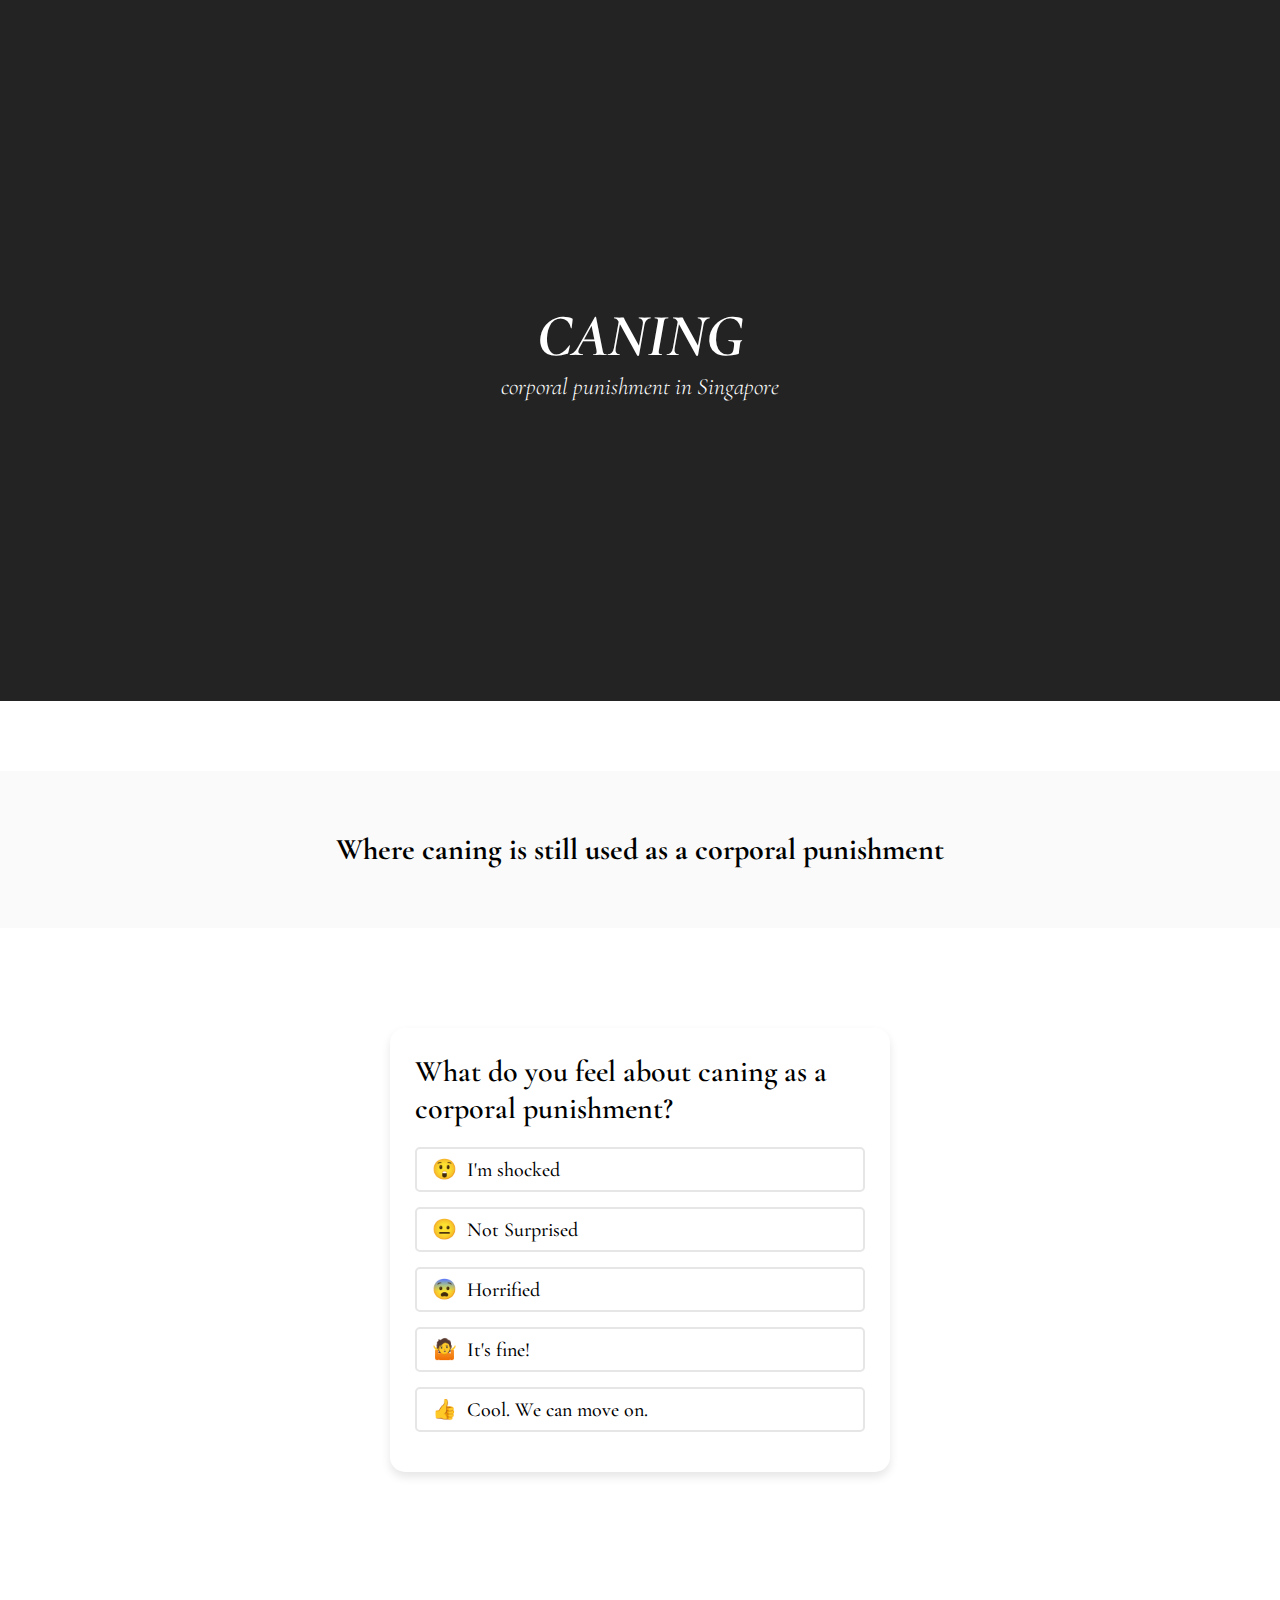
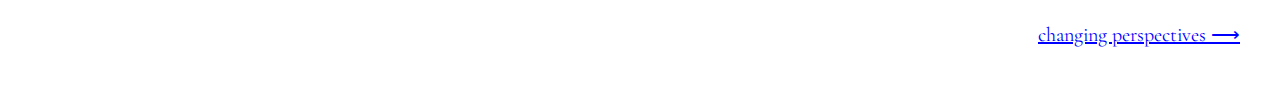
<file: index.html>
<html lang="en">
<head>
    <meta charset="UTF-8">
    <meta http-equiv="X-UA-Compatible" content="IE=edge">
    <meta name="viewport" content="width=device-width, initial-scale=1.0">
    <link rel="stylesheet" href="css/style.css">
    <title>Caning in Singapore</title>
</head>
<body>
    <div class = "divider1">
        <h1>CANING</h1>
        <h3>corporal punishment in Singapore</h3>
    </div>
    


    <div class = "divider2" style = "display: block;">
        <h2>Where caning is still used as a corporal punishment</h2>
        <!-- Interactive map -->
        <div class="flourish-embed flourish-map" data-src="visualisation/15398124" ><script src="https://public.flourish.studio/resources/embed.js"></script></div>
    </div>
    <div class = "wrapper" style = "display: block; margin: auto; width: 50%; margin-top: 100px; margin-bottom: 150px;">
        <header> What do you feel about caning as a corporal punishment? </header>
        <div class = "poll-area" style = "display: block;">
            <input type = "checkbox" name = "poll" id = "opt-1">
            <input type = "checkbox" name = "poll" id = "opt-2">
            <input type = "checkbox" name = "poll" id = "opt-3">
            <input type = "checkbox" name = "poll" id = "opt-4">
            
            <label for = "opt-1" class = "opt-1">
                <div class = "row">
                    <div class = "column">
                        <span class = "cirlce"></span>
                        <p style = "display: inline-block; font-size: 20px; margin-right: 10px;">😲</p>
                        <span class = "text">I'm shocked</span>
                    </div>
                    <span class = "percent"> 30% </span>
                </div>
                <div class = "progress" style = '--w:30;'></div>
            </label>


            <label for = "opt-2" class = "opt-2">
                <div class = "row">
                    <div class = "column">
                        <span class = "cirlce"></span>
                        <p style = "display: inline-block; font-size: 20px; margin-right: 10px;">😐</p>
                        <span class = "text">Not Surprised</span>
                    </div>
                    <span class = "percent"> 20% </span>
                </div>
                <div class = "progress" style = '--w:20;'></div>
            </label>


            <label for = "opt-3" class = "opt-3">
                <div class = "row">
                    <div class = "column">
                        <span class = "cirlce"></span>
                        <p style = "display: inline-block; font-size: 20px; margin-right: 10px;">😨</p>
                        <span class = "text">Horrified</span>
                    </div>
                    <span class = "percent"> 10% </span>
                </div>
                <div class = "progress" style = '--w:10;'></div>
            </label>


            <label for = "opt-3" class = "opt-3">
                <div class = "row">
                    <div class = "column">
                        <span class = "cirlce"></span>
                        <p style = "display: inline-block; font-size: 20px; margin-right: 10px;">🤷</p>
                        <span class = "text">It's fine!</span>
                    </div>
                    <span class = "percent"> 40% </span>
                </div>
                <div class = "progress" style = '--w:40;'></div>
            </label>


            <label for = "opt-4" class = "opt-4">
                <div class = "row">
                    <div class = "column">
                        <span class = "cirlce"></span>
                        <p style = "display: inline-block; font-size: 20px; margin-right: 10px;">👍</p>
                        <span class = "text">Cool. We can move on.</span>
                    </div>
                    <span class = "percent"> 10% </span>
                </div>
                <div class = "progress" style = '--w:10;'></div>
            </label>
        </div>
    </div>

    <div style = "text-align: right; margin-right: 40px; margin-bottom: 40px;">
        <a href = "page2.html">changing perspectives ⟶</a>
    </div>
 
    <script src = "js/script.js"></script>
</body>
</html>
</file>
<file: css/style.css>
@import url('https://fonts.googleapis.com/css2?family=Cormorant+Garamond:ital,wght@0,300;0,400;0,500;0,600;0,700;1,300;1,400;1,500;1,600;1,700&display=swap');


*{
    margin: 0;
    padding: 0;
    box-sizing: border-box;
    font-family: 'Cormorant Garamond';
    /* background-color: rgb(35, 35, 35);  */
}

body{
    /* display: flex; */
    align-items: center;
    justify-content: center;
    min-height: 100vh;
    font-size: clamp(1.125rem, 2vw, 1.25rem);
}

a:link {
    color: blue;
}

/* Visited link style */
a:visited {
    color: rgb(255, 124, 124);
}

/* Hovered link style */
a:hover {
    color: red;
}

/* Active (pressed) link style */
a:active {
    color: rgb(96, 122, 255);
}

.divider1{
    padding: 30px;
    padding-top: 300px;
    padding-bottom: 300px;
    background-color: rgb(35, 35, 35); 
    color: white;
}

.divider1 h1{
    font-size: 60px;
    font-style: italic;
    text-align: center;
}

.divider1 h3{
    font-style: italic;
    font-weight: 300;
    text-align: center;
}

.divider2{
    padding: 30px;
    margin-top: 70px;
    background-color: rgb(250, 250, 250); 
    animation: fade 3s ease both;
    animation-timeline: scroll();
}

.divider2 h2{
    margin-top: 30px;
    margin-bottom: 30px;
    text-align: center;
    background-color:  rgb(250, 250, 250)
}

.divider4{
    padding: 30px;
    padding-top: 100px;
    padding-bottom: 300px;
    background-color: rgb(240, 240, 240); 
}

.divider5{
    padding-top: 200px;
    padding-bottom: 200px;
    animation: fade 3s ease both;
    animation-timeline: scroll();
}

/* .card{
    margin: 100px auto 0;
    width: 400px;
    height: 600px;
}

.card_inner{
    width: 100%;
    height: 100%;
    transition: transform 1s; 
    transform-style: preserve-3d;
    cursor: pointer;
    position: relative;
} */

.imagesDiv{
    animation: fade 3s ease both;
    animation-timeline: scroll();
}

.page2img{
    width: 600px;
    border-radius: 10px;
    border: 1px solid rgb(213, 213, 213);
}

.divider6{
    padding: 50px;
    animation: fade 3s ease both;
    background-color: white;
    animation-timeline: scroll();
}

.divider7{
    padding: 30px;
    padding-top: 150px;
    padding-bottom: 50px;
    background-color: rgb(35, 35, 35); 
    color: white;  
    animation: fade 3s ease both;
    animation-timeline: scroll();
}


.divider8{
    background-color:  rgb(240, 240, 240);
}

.divider9{
    background-color:  rgb(240, 240, 240);
    padding-bottom: 100px;
    animation: fade 3s ease both;
    animation-timeline: scroll();
}

.divider10{
    padding-left: 150px;
    padding-top: 150px;
    padding-bottom: 150px;
    background-color: rgb(35, 35, 35); 
    color: white;
    animation: fade 3s ease both;
    animation-timeline: view();
}

/* FLIP CARDS */
.card {
  margin: 100px auto 0;
  width: 300px;
  height: 500px;
  perspective: 1000px;
}

.card__inner,  .card__inner2{
  width: 100%;
  height: 100%;
  transition: transform 1s;
  transform-style: preserve-3d;
  cursor: pointer;
  position: relative;
}

.card__inner.is-flipped {
  transform: rotateY(180deg);
}

.card__inner2.is-flipped{
  transform: rotateY(180deg);
}

.card__face {
  position: absolute;
  width: 100%;
  height: 100%;
  -webkit-backface-visibility: hidden;
  backface-visibility: hidden;
  overflow: hidden;
  border-radius: 16px;
  box-shadow: 0px 3px 18px 3px rgba(0, 0, 0, 0.2);
}

.card__face--front {
  background-image: linear-gradient(to bottom right, rgb(24, 120, 255), rgb(125, 0, 0));
  display: flex;
  align-items: center;
  /* justify-content: center; */
}

.card__face--front2 {
  background-image: linear-gradient(to bottom right, rgb(149, 149, 149), rgb(201, 0, 0));
  display: flex;
  align-items: center;
  justify-content: center;
}

.card__face--front h2 {
  color: #FFF;
  font-size: 30px;
  margin-left: 50px;
}

.card__face--front2 h2 {
  color: #FFF;
  font-size: 30px;
}

.card__face--back {
  background-image: linear-gradient(to bottom right, rgb(24, 120, 255), rgb(125, 0, 0));
  transform: rotateY(180deg);
}

.card__face--back2 {
  background-image: linear-gradient(to bottom right, rgb(149, 149, 149), rgb(201, 0, 0));
  transform: rotateY(180deg);
}

.card__content {
  width: 100%;
  height: 100%;
}

.card__header {
  position: relative;
  padding: 30px 30px 40px;
}

.card__header:after {
  content: '';
  display: block;
  position: absolute;
  top: 0;
  left: 0;
  right: 0;
  bottom: 0;
  background-image: linear-gradient(to bottom left, var(--primary) 10%, var(--secondary) 115%);
  z-index: -1;
  border-radius: 0px 0px 50% 0px;
}

/* .pp {
  display: block;
  width: 128px;
  height: 128px;
  margin: 0 auto 30px;
  border-radius: 50%;
  background-color: #FFF;
  border: 5px solid #FFF;
  object-fit: cover;
} */

.card__header h2 {
  color: #FFF;
  font-size: 32px;
  font-weight: 900;
  text-transform: uppercase;
  text-align: center;
}

.card__body {
  padding: 30px;
}

.card__body h3 {
  color: var(--dark);
  font-size: 24px;
  font-weight: 600;
  margin-bottom: 15px;
}

.card__body p {
  color: var(--dark);
  font-size: 18px;
  line-height: 1.4;
}

::selection{
    color: #fff;
    background:rgb(255, 64, 64)
}

.wrapper{
    background: #fff;
    border-radius: 15px;
    padding: 25px; 
    max-width: 500px;
    width: 100%;
    box-shadow: 0px 5px 10px rgba(0,0,0,0.1);
}

.wrapper header{
    font-size: 30px;
    font-weight: 600;
}

.wrapper .poll-area{
    margin: 20px 0 15px 0;
}

.poll-area label{
    display: block;
    margin-bottom: 15px;
    border-radius: 5px;
    padding: 8px 15px;
    border: 2px solid #e6e6e6;
    transition: all 0.2s ease;
}

.poll-area label:hover{
    border-color: #ddd;
}

label.selected{
    border-color: #6665ee!important;
    background-color: rgb(222, 204, 255);
}

label .row{
    display: flex;
    pointer-events: none;
    justify-content: space-between;
}

label .row .column{
    display: flex;
    align-items: center;
}

label .row .circle{
    height: 19px;
    width: 19px;
    display: block;
    border: 2px solid #ccc;
    border-radius: 50%;
    margin-right: 10px;
    position: relative;
}

label.selected .row .circle{
    border-color: #6665ee;
}

label .row .circle::after{
    content: "";
    height: 11px; 
    width: 11px;
    background: #6665ee;
    border-radius: inherit;
    position: absolute;
    left: 2px;
    top: 2px;
    display: none;
}

.poll-area label:hover .row .circle::after{
    display: block;
    background: #e6e6e6;
}

label.selected .row .circle::after{
    display: block;
    background: #6665ee!important;
}

label .row span{
    font-size: 20px;
    font-weight: 500;
}

label .row .percent{
    display: none;
}

label .progress{
    height: 7px;
    width: 100%;
    position: relative; 
    background: #f0f0f0;
    margin: 8px 0 3px 0;
    border-radius: 30px;
    display: none;
    pointer-events: none;
}

label .progress:after{
    position: absolute;
    content: "";
    height: 100%;
    background: #ccc;
    width: calc(1% * var(--w));
    border-radius: inherit;
    transition: all 0.2s ease;
}

label.selected .progress::after{
    background: #6665ee;
}

label.selectall .progress,
label.selectall .row .percent{
    display: block;
}

input[type = "radio"],
input[type = "checkbox"]{
    display: none;
}


/* Animations */
/* fade animations */

@keyframes fade{
    from{
        opacity: 0;
    }
    to{
        opacity: 1;
    }
    0%{
        opacity: 0;
    }
    50%{
        opacity: 1;
        transform: translate(0, -10%);
    }
    100%{
        transform: translate(0, -10%);
    }
}
</file>
